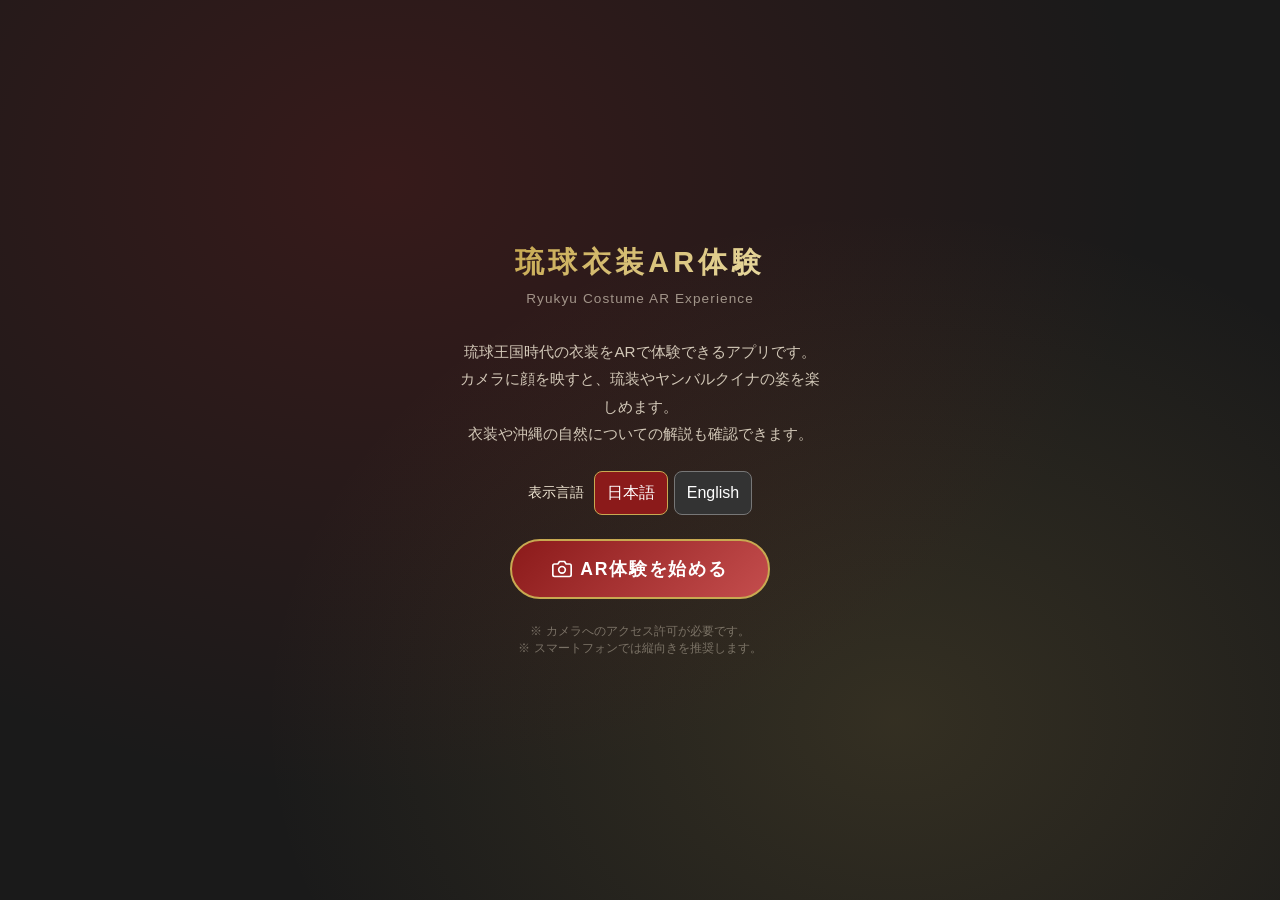
<file: index.html>
<!DOCTYPE html>
<html lang="ja">
<head>
  <meta charset="UTF-8">
  <meta name="viewport" content="width=device-width, initial-scale=1.0, user-scalable=no">
  <title>AR体験</title>
  <link rel="stylesheet" href="assets/css/app.css?v=20260922-5">
</head>
<body>
  <main id="landing">
    <h1 data-i18n="appTitle"></h1>
    <p class="subtitle" data-i18n="subtitle"></p>
    <p class="landing-desc">
      <span data-i18n="landingLine1"></span>
      <span data-i18n="landingLine2"></span>
      <span data-i18n="landingLine3"></span>
    </p>
    <div class="language-picker" role="group" aria-label="表示言語" data-i18n-aria-label="chooseLanguage">
      <span class="language-picker-label" data-i18n="chooseLanguage">表示言語</span>
      <button type="button" data-language="ja" lang="ja" aria-pressed="true">日本語</button>
      <button type="button" data-language="en" lang="en" aria-pressed="false">English</button>
    </div>
    <button class="start-btn" id="startBtn" type="button">
      <svg viewBox="0 0 24 24" fill="none" stroke="currentColor" stroke-width="2" stroke-linecap="round" stroke-linejoin="round" aria-hidden="true">
        <path d="M23 19a2 2 0 0 1-2 2H3a2 2 0 0 1-2-2V8a2 2 0 0 1 2-2h4l2-3h6l2 3h4a2 2 0 0 1 2 2z"/>
        <circle cx="12" cy="13" r="4"/>
      </svg>
      <span data-i18n="start">AR体験を始める</span>
    </button>
    <p class="notice">
      <span data-i18n="cameraNote">※ カメラへのアクセス許可が必要です。</span><br>
      <span data-i18n="portraitNote">※ スマートフォンでは縦向きを推奨します。</span>
    </p>
  </main>

  <section id="ar-container" aria-label="AR体験画面" data-i18n-aria-label="arArea">
    <canvas id="backgroundCanvas" hidden></canvas>

    <div class="loading-overlay" id="loadingOverlay">
      <div class="loading-spinner" aria-hidden="true"></div>
      <p class="loading-text" data-i18n="loading">カメラを起動中...</p>
    </div>

    <p id="arStatus" role="status" aria-live="polite"></p>
    <p id="detailHint" role="status" aria-live="polite" hidden></p>

    <div hidden>
      <img id="img-man" alt="">
      <img id="img-woman" alt="">
      <img id="img-bird" alt="">
    </div>
    <canvas id="costumeCanvas"></canvas>

    <button class="back-btn" id="backBtn" type="button" aria-label="AR体験を終了" data-i18n-aria-label="back">←</button>
    <button class="hint-btn" id="hintBtn" type="button" aria-label="操作のヒントを表示" aria-controls="hintBubble" aria-expanded="false"><span class="hint-mark" aria-hidden="true">?</span><span class="hint-text" aria-hidden="true">ヒント</span></button>
    <button class="info-btn" id="infoBtn" type="button" aria-label="解説を表示" data-i18n-aria-label="info"><span class="info-mark" aria-hidden="true">i</span><span class="info-text" aria-hidden="true" data-i18n="infoShort">解説</span></button>
    <div class="hint-bubble" id="hintBubble" role="dialog" aria-modal="false" aria-labelledby="hintTitle" aria-describedby="hintBody" hidden>
      <div class="hint-bubble-heading"><strong id="hintTitle"></strong><button type="button" id="hintClose" class="hint-close" aria-label="ヒントを閉じる">×</button></div>
      <p id="hintBody"></p>
      <div class="hint-bubble-footer"><span id="hintProgress"></span><div class="hint-actions"><button type="button" id="hintPrev">戻る</button><button type="button" id="hintNext">次へ</button></div></div>
    </div>
    <div class="costume-bar" aria-label="人物ごとの衣装" data-i18n-aria-label="dock">
      <div class="dock-section person-section">
        <div class="dock-heading"><svg viewBox="0 0 24 24" aria-hidden="true"><circle cx="12" cy="6" r="3"/><path d="M5 21v-3a7 7 0 0 1 14 0v3z"/></svg><span data-i18n="people">人物</span></div>
        <div class="person-picker" role="group" aria-label="衣装を変更する人物" data-i18n-aria-label="personGroup">
          <button type="button" data-person="0" aria-pressed="true" aria-label="人物1">1</button>
          <button type="button" data-person="1" aria-pressed="false" aria-label="人物2">2</button>
          <button type="button" data-person="2" aria-pressed="false" aria-label="人物3">3</button>
        </div>
      </div>
      <div class="dock-section outfit-section">
        <div class="dock-heading"><svg viewBox="0 0 24 24" aria-hidden="true"><path d="m8 3 4 2 4-2 5 4-2 5-3-1v10H8V11l-3 1-2-5z"/></svg><span data-i18n="outfit">衣装</span></div>
        <details class="outfit-picker" open>
          <summary id="outfitSummary" aria-label="衣装"><span data-i18n="outfit">衣装</span><span id="outfitChoice"></span></summary>
          <div class="outfit-options" role="group" aria-label="選択した人物の衣装・顔。横にスクロールできます" data-i18n-aria-label="outfitGroup">
            <button type="button" data-costume="man" aria-pressed="true" data-i18n="outfitMan" data-i18n-aria-label="outfitMan"></button>
            <button type="button" data-costume="woman" aria-pressed="false" data-i18n="outfitWoman" data-i18n-aria-label="outfitWoman"></button>
            <button type="button" data-costume="bird" aria-pressed="false" data-i18n="birdShort" data-i18n-aria-label="birdFull"></button>
            <button type="button" data-costume="none" aria-pressed="false" data-i18n="none">なし</button>
          </div>
        </details>
      </div>
      <div class="dock-section tools-section">
        <details class="background-picker">
          <summary id="backgroundSummary" aria-label="背景：なし"><svg viewBox="0 0 24 24" aria-hidden="true"><rect x="2" y="3" width="20" height="18" rx="2"/><circle cx="8" cy="9" r="1.5"/><path d="m4 18 6-6 4 4 3-3 4 4"/></svg><span class="desktop-label" data-i18n="backgroundChange">背景変更</span><span class="compact-label" data-i18n="background">背景</span><span id="backgroundChoice">：なし</span></summary>
          <div class="background-options" role="group" aria-label="背景の選択" data-i18n-aria-label="backgroundGroup">
            <div class="background-row">
              <button type="button" data-background="none" aria-pressed="true" data-i18n="none">なし</button>
              <button type="button" data-background="beach" aria-pressed="false" data-i18n="beach"></button>
              <button type="button" data-background="stone" aria-pressed="false" data-i18n="stone"></button>
            </div>
            <div class="background-row">
              <button type="button" data-background="castle-before" aria-pressed="false" data-i18n="castleBefore"></button>
              <button type="button" data-background="castle-after" aria-pressed="false" data-i18n="castleAfter"></button>
            </div>
          </div>
        </details>
        <button type="button" id="detailModeBtn" aria-pressed="false" disabled><svg viewBox="0 0 24 24" aria-hidden="true"><path d="M12 5c-2-2-6-2-9-1v15c3-1 7-1 9 1 2-2 6-2 9-1V4c-3-1-7-1-9 1z"/><path d="M12 5v15"/></svg><span id="detailModeLabel">部位解説</span></button>
      </div>
      <div class="capture-section"><button class="photo-btn" id="photoBtn" type="button" disabled><svg viewBox="0 0 24 24" aria-hidden="true"><path d="M3 7h4l2-3h6l2 3h4v13H3z"/><circle cx="12" cy="13" r="4"/></svg><span data-i18n="capture">撮影</span></button></div>
      <details class="person-settings">
        <summary aria-label="人物設定" data-i18n-aria-label="personSettings"><span aria-hidden="true">⚙</span><span data-i18n="settings">設定</span></summary>
        <div class="person-settings-panel">
          <button type="button" id="resetPeople" data-i18n="resetPeople">番号を左から振り直す</button>
        </div>
      </details>
      <span id="assignmentLabel" class="sr-only">人物1 の衣装・顔</span>
      <p id="backgroundStatus" role="status" aria-live="polite"></p>
      <p id="photoStatus" role="status" aria-live="polite"></p>
    </div>
  </section>

  <aside class="desc-overlay" id="descPanel" aria-label="展示解説" data-i18n-aria-label="descriptionPanel">
    <div class="desc-header">
      <h2 id="descTitle" data-i18n="captionTitle">衣装解説</h2>
      <button class="close-btn" id="closeDesc" type="button" aria-label="解説を閉じる" data-i18n-aria-label="closeDescription">✕</button>
    </div>
    <div class="caption-toolbar">
      <label for="captionFontSize" data-i18n="fontSize">文字サイズ</label>
      <input id="captionFontSize" type="range" min="80" max="160" step="10" value="100" aria-label="キャプションの文字サイズ" data-i18n-aria-label="fontSizeInput">
      <output id="captionFontSizeValue" for="captionFontSize">100%</output>
    </div>
    <div class="desc-body" id="descBody"></div>
  </aside>

  <script type="module" src="assets/js/background.js?v=20260922-4"></script>
  <script type="module" src="assets/js/caption-panel.mjs?v=20260922-4"></script>
  <script type="module" src="assets/js/multiface.mjs?v=20260922-7"></script>
  <script type="module" src="assets/js/hint-tour.mjs?v=20260922-3"></script>
</body>
</html>
</file>
<file: assets/css/app.css>
:root {
  --primary: #8b1a1a;
  --primary-light: #c44d4d;
  --gold: #c8a951;
  --dark: #1a1a1a;
  --text: #f0e6d3;
  --panel-bg: rgba(26, 26, 26, 0.94);
}

* {
  box-sizing: border-box;
  margin: 0;
  padding: 0;
}

body {
  overflow-x: hidden;
  color: var(--text);
  background: var(--dark);
  font-family: "Hiragino Kaku Gothic ProN", "Yu Gothic", "Noto Sans JP", sans-serif;
  -webkit-tap-highlight-color: transparent;
}

button,
summary,
input {
  font: inherit;
}

button:focus-visible,
summary:focus-visible,
input:focus-visible,
a:focus-visible {
  outline: 3px solid #fff;
  outline-offset: 2px;
}

/* 開始画面 */
#landing {
  display: flex;
  min-height: 100dvh;
  flex-direction: column;
  align-items: center;
  justify-content: center;
  padding: 2rem 1.5rem;
  text-align: center;
  background:
    radial-gradient(ellipse at 30% 20%, rgba(139, 26, 26, 0.25) 0%, transparent 60%),
    radial-gradient(ellipse at 70% 80%, rgba(200, 169, 81, 0.15) 0%, transparent 50%),
    var(--dark);
}

#landing h1 {
  margin-bottom: 0.5rem;
  color: var(--gold);
  font-size: 1.8rem;
  font-weight: 700;
  letter-spacing: 0.15em;
  background: linear-gradient(135deg, var(--gold), #e8d9a0);
  background-clip: text;
  -webkit-background-clip: text;
  -webkit-text-fill-color: transparent;
}

.subtitle {
  margin-bottom: 2rem;
  color: rgba(240, 230, 211, 0.6);
  font-size: 0.85rem;
  letter-spacing: 0.08em;
}

.landing-desc {
  max-width: 360px;
  margin-bottom: 1.5rem;
  color: rgba(240, 230, 211, 0.85);
  font-size: 0.95rem;
  line-height: 1.8;
}

.landing-desc span {
  display: block;
}

.language-picker {
  display: flex;
  align-items: center;
  justify-content: center;
  gap: 6px;
  margin-bottom: 1.5rem;
}

.language-picker-label {
  margin-right: 4px;
  font-size: 0.85rem;
}

.language-picker button {
  min-height: 44px;
  padding: 8px 12px;
  border: 1px solid #777;
  border-radius: 8px;
  color: #fff;
  background: #333;
  cursor: pointer;
}

.language-picker button[aria-pressed="true"] {
  border-color: var(--gold);
  background: var(--primary);
}

.start-btn {
  display: inline-flex;
  align-items: center;
  gap: 0.5rem;
  padding: 1rem 2.5rem;
  border: 2px solid var(--gold);
  border-radius: 60px;
  color: #fff;
  background: linear-gradient(135deg, var(--primary), var(--primary-light));
  font-size: 1.1rem;
  font-weight: 600;
  letter-spacing: 0.1em;
  cursor: pointer;
  transition: transform 0.2s, box-shadow 0.2s;
}

.start-btn:active {
  transform: scale(0.96);
}

.start-btn svg {
  width: 20px;
  height: 20px;
}

.notice {
  max-width: 300px;
  margin-top: 1.5rem;
  color: rgba(240, 230, 211, 0.4);
  font-size: 0.75rem;
}

/* AR画面 */
#ar-container {
  position: fixed;
  z-index: 10;
  inset: 0;
  display: none;
  overflow: hidden;
  isolation: isolate;
  background: #000;
}

#ar-container.active {
  display: block;
}

#ar-container > video {
  z-index: 0 !important;
}

#backgroundCanvas,
#costumeCanvas {
  position: absolute;
  inset: 0;
  width: 100%;
  height: 100%;
  pointer-events: none;
}

#backgroundCanvas {
  z-index: 1;
}

#costumeCanvas {
  z-index: 2;
  pointer-events: auto;
  touch-action: manipulation;
}

.back-btn,
.info-btn,
.hint-btn {
  position: fixed;
  z-index: 310;
  top: max(1rem, env(safe-area-inset-top));
  min-width: 44px;
  min-height: 44px;
  border: 1.5px solid rgba(255, 255, 255, 0.35);
  color: #fff;
  cursor: pointer;
}

.back-btn,
.info-btn,
.hint-btn {
  display: flex;
  width: 44px;
  height: 44px;
  align-items: center;
  justify-content: center;
  border-radius: 50%;
  background: rgba(0, 0, 0, 0.5);
  backdrop-filter: blur(8px);
  font-size: 1.1rem;
}

.back-btn {
  left: 1rem;
}

.info-btn {
  right: 1rem;
  width: 54px;
  height: 54px;
  flex-direction: column;
  gap: 0;
  border-radius: 14px;
  font-weight: 700;
}

.hint-btn {
  right: calc(1rem + 62px);
  width: 54px;
  height: 54px;
  flex-direction: column;
  border-radius: 14px;
  font-weight: 700;
}

.hint-mark {
  font-size: 1.25rem;
  line-height: 1.1;
}

.hint-text {
  font-size: 0.62rem;
  line-height: 1.2;
}

.hint-btn[aria-expanded="true"],
.hint-highlight {
  outline: 3px solid var(--gold);
  outline-offset: 3px;
}

.hint-bubble {
  position: fixed;
  z-index: 350;
  width: min(320px, calc(100vw - 24px));
  max-height: calc(100dvh - 24px);
  overflow-y: auto;
  padding: 14px;
  border: 1px solid var(--gold);
  border-radius: 14px;
  color: #fff;
  background: rgba(25, 25, 25, 0.98);
  box-shadow: 0 12px 32px rgba(0, 0, 0, 0.55);
  line-height: 1.5;
}

.hint-bubble[hidden] {
  display: none;
}

.hint-bubble::after {
  content: '';
  position: absolute;
  left: var(--hint-arrow-x, 50%);
  width: 12px;
  height: 12px;
  border: 1px solid var(--gold);
  background: rgba(25, 25, 25, 0.98);
  transform: translateX(-50%) rotate(45deg);
}

.hint-bubble[data-side="above"]::after {
  bottom: -7px;
  border-top: 0;
  border-left: 0;
}

.hint-bubble[data-side="below"]::after {
  top: -7px;
  border-right: 0;
  border-bottom: 0;
}

.hint-bubble-heading,
.hint-bubble-footer,
.hint-actions {
  display: flex;
  align-items: center;
  justify-content: space-between;
  gap: 8px;
}

.hint-bubble-heading strong {
  color: var(--gold);
  font-size: 1rem;
}

.hint-bubble p {
  margin: 10px 0 14px;
  font-size: 0.88rem;
}

.hint-bubble button {
  min-width: 44px;
  min-height: 40px;
  padding: 6px 10px;
  border: 1px solid rgba(255, 255, 255, 0.45);
  border-radius: 8px;
  color: #fff;
  background: #353535;
  cursor: pointer;
}

.hint-bubble #hintNext {
  border-color: var(--gold);
  background: var(--primary);
}

.hint-bubble .hint-close {
  min-width: 40px;
  padding: 0;
  border: 0;
  background: none;
  font-size: 1.4rem;
}

.hint-bubble #hintProgress {
  font-size: 0.75rem;
  white-space: nowrap;
}

.info-mark {
  font-size: 1.25rem;
  line-height: 1.1;
}

.info-text {
  font-size: 0.62rem;
  line-height: 1.2;
}

.photo-btn {
  min-height: 54px;
  min-width: 96px;
  padding: 0.65rem 1rem;
  border-radius: 999px;
  background: rgba(139, 26, 26, 0.9);
  font-weight: 700;
}

.photo-btn:disabled {
  opacity: 0.55;
  cursor: wait;
}

#photoStatus {
  width: 100%;
  padding: 7px 10px;
  border-radius: 8px;
  color: #fff;
  background: rgba(0, 0, 0, 0.72);
  font-size: 0.8rem;
  text-align: center;
}

#photoStatus:empty,
#arStatus:empty,
#backgroundStatus:empty {
  display: none;
}

.background-picker {
  position: relative;
  min-width: 0;
  z-index: 1;
}

.background-picker[open] {
  z-index: 2;
}

.background-picker summary,
.outfit-picker summary,
.person-settings summary {
  display: flex;
  min-height: 44px;
  align-items: center;
  justify-content: center;
  padding: 8px 10px;
  border: 1px solid #777;
  border-radius: 8px;
  color: #fff;
  background: #333;
  font-weight: 700;
  cursor: pointer;
  user-select: none;
  list-style: none;
  white-space: nowrap;
}

.background-picker summary::-webkit-details-marker,
.outfit-picker summary::-webkit-details-marker,
.person-settings summary::-webkit-details-marker {
  display: none;
}

.background-picker summary::after,
.outfit-picker summary::after,
.person-settings summary::after {
  content: '⌄';
  margin-left: 0.3rem;
  font-size: 0.9rem;
}

.background-picker[open] summary::after,
.outfit-picker[open] summary::after,
.person-settings[open] summary::after {
  content: '⌃';
}

.background-options {
  position: absolute;
  bottom: calc(100% + 8px);
  left: 0;
  width: min(90vw, 390px);
  display: grid;
  gap: 6px;
  max-height: min(38dvh, 280px);
  overflow-y: auto;
  padding: 10px;
  border: 1px solid #777;
  border-radius: 12px;
  background: rgba(20, 20, 20, 0.96);
  box-shadow: 0 12px 30px rgba(0, 0, 0, 0.4);
}

.background-row {
  display: flex;
  flex-wrap: wrap;
  justify-content: center;
  gap: 6px;
}

.background-picker button,
.costume-bar button,
.person-settings button {
  min-height: 44px;
  padding: 9px 12px;
  border: 1px solid #777;
  border-radius: 8px;
  color: #fff;
  background: #333;
  cursor: pointer;
}

.background-picker button[aria-pressed="true"],
.costume-bar button[aria-pressed="true"] {
  border-color: var(--gold);
  background: var(--primary);
}

.costume-bar button:disabled {
  border-color: #777;
  color: #aaa;
  background: #555;
  opacity: 0.48;
  cursor: not-allowed;
}

#backgroundStatus {
  max-width: 560px;
  color: #f0e6d3;
  font-size: 0.8rem;
  text-align: center;
}

#arStatus {
  position: absolute;
  z-index: 110;
  right: 1rem;
  bottom: calc(var(--controls-height, 150px) + 12px);
  max-width: min(80vw, 440px);
  padding: 6px 10px;
  border-radius: 8px;
  background: rgba(17, 17, 17, 0.73);
  font-size: 0.8rem;
  text-align: right;
  pointer-events: none;
}

#detailHint {
  position: absolute;
  z-index: 110;
  top: 75px;
  left: 12px;
  max-width: min(58vw, 320px);
  padding: 8px 10px;
  border: 1px solid rgba(240, 215, 122, 0.65);
  border-radius: 8px;
  color: #fff;
  background: rgba(17, 17, 17, 0.78);
  font-size: 0.78rem;
  line-height: 1.5;
  pointer-events: none;
}

#detailHint[hidden] {
  display: none;
}

.costume-bar {
  position: fixed;
  z-index: 120;
  right: 0;
  bottom: 0;
  left: 0;
  display: grid;
  grid-template-columns: minmax(0, 1fr) auto auto;
  grid-template-rows: auto auto;
  align-items: center;
  gap: 8px 6px;
  padding: 12px 12px max(12px, env(safe-area-inset-bottom));
  background: linear-gradient(to top, rgba(0, 0, 0, 0.96), rgba(0, 0, 0, 0.84));
}

.person-section {
  grid-column: 1;
  grid-row: 1;
  min-width: 0;
}

.outfit-section {
  grid-column: 2;
  grid-row: 1;
}

.dock-heading {
  display: none;
}

.dock-heading svg,
.background-picker svg,
#detailModeBtn svg,
.photo-btn svg {
  width: 22px;
  height: 22px;
  flex: none;
  fill: none;
  stroke: currentColor;
  stroke-width: 1.8;
  stroke-linecap: round;
  stroke-linejoin: round;
}

.person-picker {
  display: grid;
  grid-template-columns: repeat(3, minmax(0, 1fr));
  gap: 6px;
}

.person-picker button {
  min-width: 0;
  padding-inline: 4px;
}

.person-picker button::before {
  content: '人物';
}

.outfit-picker {
  position: relative;
  z-index: 1;
}

.outfit-picker[open] {
  z-index: 2;
}

.outfit-picker summary {
  min-width: 54px;
}

.outfit-options {
  position: fixed;
  bottom: calc(var(--controls-height, 112px) + 8px);
  left: 50%;
  display: flex;
  align-items: center;
  gap: 6px;
  width: min(calc(100vw - 24px), 560px);
  overflow-x: auto;
  padding: 10px;
  border: 1px solid #777;
  border-radius: 12px;
  background: rgba(20, 20, 20, 0.96);
  box-shadow: 0 12px 30px rgba(0, 0, 0, 0.4);
  transform: translateX(-50%);
}

.outfit-options button {
  flex: none;
  white-space: nowrap;
}

.tools-section {
  display: grid;
  grid-column: 1 / -1;
  grid-row: 2;
  grid-template-columns: 1fr auto 1fr;
  align-items: center;
  gap: 8px;
}

.tools-section .background-picker {
  grid-column: 1;
  justify-self: start;
}

.tools-section #detailModeBtn {
  grid-column: 3;
  justify-self: end;
}

.capture-section {
  z-index: 1;
  grid-column: 1 / -1;
  grid-row: 2;
  justify-self: center;
}

.compact-label {
  display: inline;
}

.desktop-label,
#backgroundChoice,
#outfitChoice,
.background-picker svg,
#detailModeBtn svg,
.photo-btn svg {
  display: none;
}

.person-settings {
  position: relative;
  grid-column: 3;
  grid-row: 1;
  z-index: 1;
}

.person-settings[open] {
  z-index: 2;
}

.person-settings-panel {
  position: absolute;
  right: 0;
  bottom: calc(100% + 8px);
  min-width: 210px;
  padding: 8px;
  border: 1px solid #777;
  border-radius: 12px;
  background: rgba(20, 20, 20, 0.96);
  box-shadow: 0 12px 30px rgba(0, 0, 0, 0.4);
}

.person-settings-panel button {
  width: 100%;
}

.costume-bar .photo-btn {
  min-height: 54px;
  min-width: 96px;
  border-color: var(--gold);
  border-radius: 999px;
  background: var(--primary);
  font-weight: 700;
}

.sr-only {
  position: absolute;
  width: 1px;
  height: 1px;
  overflow: hidden;
  clip: rect(0, 0, 0, 0);
  white-space: nowrap;
}

#detailModeBtn[aria-pressed="true"] {
  border-color: #f0d77a;
  background: #805f08;
  box-shadow: 0 0 0 2px rgba(240, 215, 122, 0.22);
}

#detailModeBtn {
  line-height: 1.15;
}

#backgroundStatus,
#photoStatus {
  position: absolute;
  bottom: calc(100% + 8px);
  max-width: min(90vw, 440px);
}

#backgroundStatus {
  left: 12px;
}

#photoStatus {
  left: 50%;
  transform: translateX(-50%);
}

@media (min-width: 900px) {
  .costume-bar {
    right: 12px;
    bottom: 12px;
    left: 12px;
    grid-template-columns: minmax(155px, 1.2fr) minmax(300px, 2.3fr) minmax(140px, 1fr) minmax(145px, 1fr);
    grid-template-rows: 1fr;
    gap: 0;
    min-height: 132px;
    padding: 16px;
    border: 1px solid rgba(255, 255, 255, 0.18);
    border-radius: 20px;
    background: rgba(29, 30, 32, 0.96);
    box-shadow: 0 14px 34px rgba(0, 0, 0, 0.35);
  }

  .dock-section {
    min-width: 0;
    height: 100%;
  }

  .person-section,
  .outfit-section,
  .tools-section {
    border-right: 1px solid rgba(255, 255, 255, 0.16);
  }

  .person-section,
  .outfit-section {
    display: flex;
    flex-direction: column;
    justify-content: center;
    padding: 0 14px;
  }

  .person-section {
    grid-column: 1;
    padding-left: 0;
  }

  .outfit-section {
    grid-column: 2;
  }

  .dock-heading {
    display: flex;
    align-items: center;
    gap: 8px;
    margin-bottom: 12px;
    font-size: 1rem;
    font-weight: 700;
  }

  .dock-heading svg {
    display: block;
  }

  .person-picker button::before {
    content: none;
  }

  .person-picker {
    gap: 0;
  }

  .person-picker button {
    min-height: 48px;
    border-radius: 0;
    font-size: 1rem;
  }

  .person-picker button + button {
    border-left: 0;
  }

  .person-picker button:first-child {
    border-radius: 10px 0 0 10px;
  }

  .person-picker button:last-child {
    border-radius: 0 10px 10px 0;
  }

  .outfit-picker summary {
    display: none;
  }

  .outfit-options {
    position: static;
    display: grid;
    grid-template-columns: repeat(4, minmax(0, 1fr));
    gap: 6px;
    width: 100%;
    overflow: visible;
    padding: 0;
    border: 0;
    border-radius: 0;
    background: none;
    box-shadow: none;
    transform: none;
  }

  .outfit-options button {
    min-width: 0;
    min-height: 48px;
    padding-inline: 4px;
    font-size: 0.78rem;
    line-height: 1.15;
    white-space: normal;
  }

  .tools-section {
    grid-column: 3;
    grid-row: 1;
    display: flex;
    align-items: end;
    justify-content: center;
    gap: 8px;
    padding: 26px 12px 0;
  }

  .tools-section .background-picker,
  .tools-section #detailModeBtn {
    flex: 1;
    min-width: 0;
  }

  .background-picker summary,
  #detailModeBtn {
    display: flex;
    width: 100%;
    min-height: 64px;
    align-items: center;
    justify-content: center;
    flex-direction: column;
    gap: 4px;
    padding: 6px 3px;
    font-size: 0.75rem;
    line-height: 1.1;
    text-align: center;
  }

  .background-picker summary::after {
    display: none;
  }

  .background-options {
    right: 0;
    left: auto;
  }

  .background-picker svg,
  #detailModeBtn svg,
  .photo-btn svg {
    display: block;
  }

  .desktop-label {
    display: inline;
  }

  .compact-label,
  #backgroundChoice {
    display: none;
  }

  .capture-section {
    grid-column: 4;
    grid-row: 1;
    width: 100%;
    height: 100%;
    display: flex;
    align-items: end;
    padding: 26px 0 0 14px;
  }

  .costume-bar .photo-btn {
    display: flex;
    width: 100%;
    min-height: 68px;
    align-items: center;
    justify-content: center;
    gap: 10px;
    font-size: 1.1rem;
  }

  .person-settings {
    position: absolute;
    top: 9px;
    right: 18px;
  }

  .person-settings summary {
    min-height: 28px;
    gap: 5px;
    padding: 3px 5px;
    border: 0;
    background: transparent;
    font-size: 0.82rem;
  }

  .person-settings summary::after {
    display: none;
  }

  #arStatus {
    bottom: calc(var(--controls-height, 150px) + 36px);
  }
}

/* 解説パネル */
.desc-overlay {
  position: fixed;
  z-index: 400;
  inset: 0;
  display: none;
  flex-direction: column;
  overflow-y: auto;
  background: var(--panel-bg);
  backdrop-filter: blur(16px);
  -webkit-overflow-scrolling: touch;
}

.desc-overlay.open {
  display: flex;
}

.desc-header {
  position: sticky;
  z-index: 1;
  top: 0;
  display: flex;
  align-items: center;
  justify-content: space-between;
  padding: max(1rem, env(safe-area-inset-top)) 1.2rem 1rem;
  border-bottom: 1px solid rgba(200, 169, 81, 0.2);
  background: rgba(26, 26, 26, 0.95);
}

.desc-header h2 {
  color: var(--gold);
  font-size: 1.1rem;
  font-weight: 700;
  letter-spacing: 0.08em;
}

.close-btn {
  display: flex;
  width: 36px;
  height: 36px;
  align-items: center;
  justify-content: center;
  border: 1px solid rgba(255, 255, 255, 0.15);
  border-radius: 50%;
  color: #fff;
  background: rgba(255, 255, 255, 0.08);
  font-size: 1.2rem;
  cursor: pointer;
}

.caption-toolbar {
  display: flex;
  align-items: center;
  gap: 0.65rem;
  padding: 0.75rem 1.2rem;
  border-bottom: 1px solid rgba(200, 169, 81, 0.16);
  color: rgba(240, 230, 211, 0.9);
  background: rgba(26, 26, 26, 0.92);
  font-size: 0.82rem;
}

.caption-toolbar label {
  flex: 0 0 auto;
  font-weight: 600;
}

.caption-toolbar input[type="range"] {
  min-width: 90px;
  flex: 1 1 150px;
  accent-color: var(--gold);
}

.caption-toolbar output {
  flex: 0 0 3.4rem;
  text-align: right;
  font-variant-numeric: tabular-nums;
}

.desc-body {
  padding: 1.5rem 1.2rem max(2rem, env(safe-area-inset-bottom));
}

.desc-markdown h2 {
  margin: 0 0 1.2rem;
  color: var(--gold);
  font-size: 1.35em;
  line-height: 1.5;
}

.desc-markdown h3 {
  margin: 2rem 0 0.75rem;
  color: var(--gold);
  font-size: 1em;
  line-height: 1.6;
}

.desc-markdown p {
  margin: 0 0 1rem;
  color: rgba(240, 230, 211, 0.9);
  font-size: 0.95em;
  line-height: 1.9;
}

.desc-markdown a {
  color: #f0d77a;
  text-decoration: underline;
}

/* 読込中 */
.loading-overlay {
  position: fixed;
  z-index: 300;
  inset: 0;
  display: flex;
  flex-direction: column;
  align-items: center;
  justify-content: center;
  background: var(--dark);
}

.loading-overlay.hidden {
  display: none;
}

.loading-spinner {
  width: 48px;
  height: 48px;
  border: 3px solid rgba(200, 169, 81, 0.2);
  border-top-color: var(--gold);
  border-radius: 50%;
  animation: spin 0.8s linear infinite;
}

.loading-text {
  margin-top: 1.2rem;
  color: rgba(240, 230, 211, 0.6);
  font-size: 0.9rem;
  letter-spacing: 0.05em;
}

@keyframes spin {
  to { transform: rotate(360deg); }
}

@media (max-width: 480px) {
  #backgroundChoice,
  #outfitChoice {
    display: none;
  }

  .background-picker button,
  .costume-bar button {
    padding: 8px 9px;
    font-size: 0.78rem;
  }

  .background-picker summary,
  .outfit-picker summary,
  .person-settings summary {
    padding-inline: 7px;
    font-size: 0.78rem;
  }

  .person-settings summary {
    padding-inline: 6px;
  }
}
</file>
